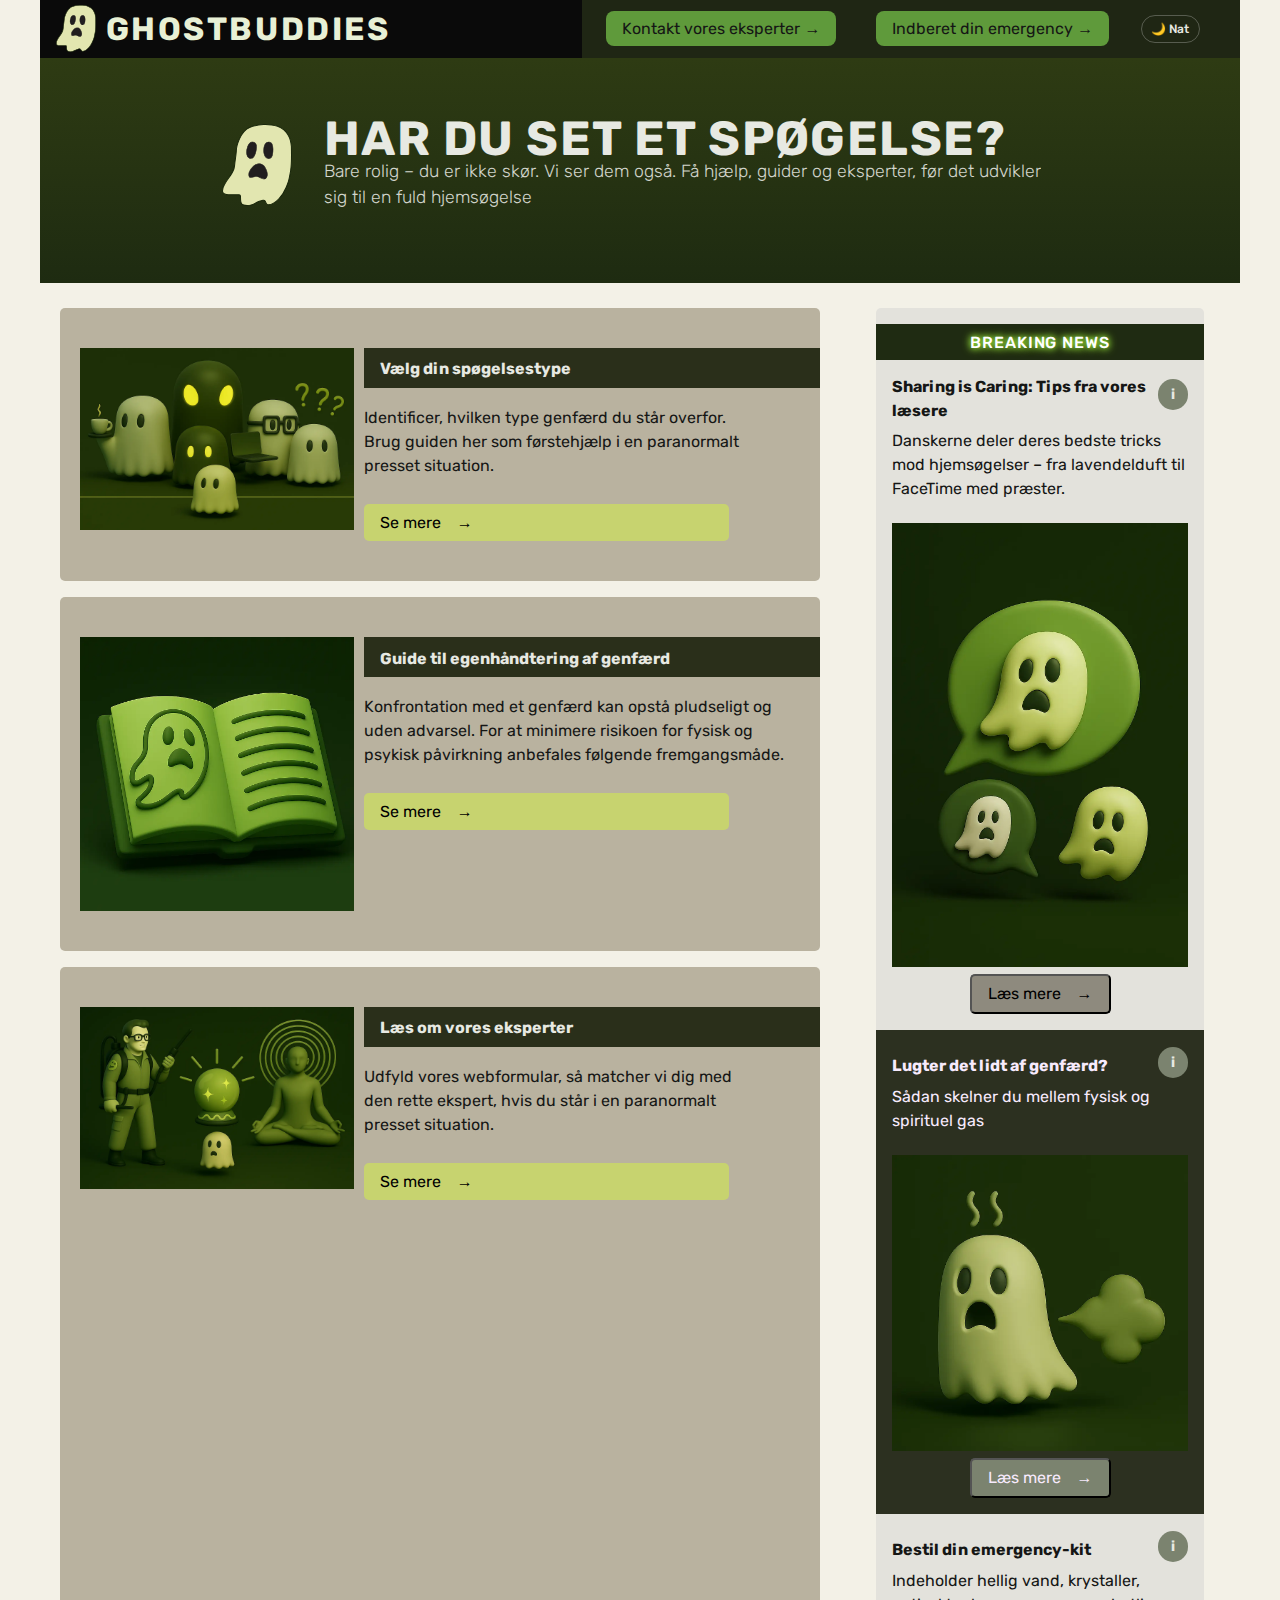
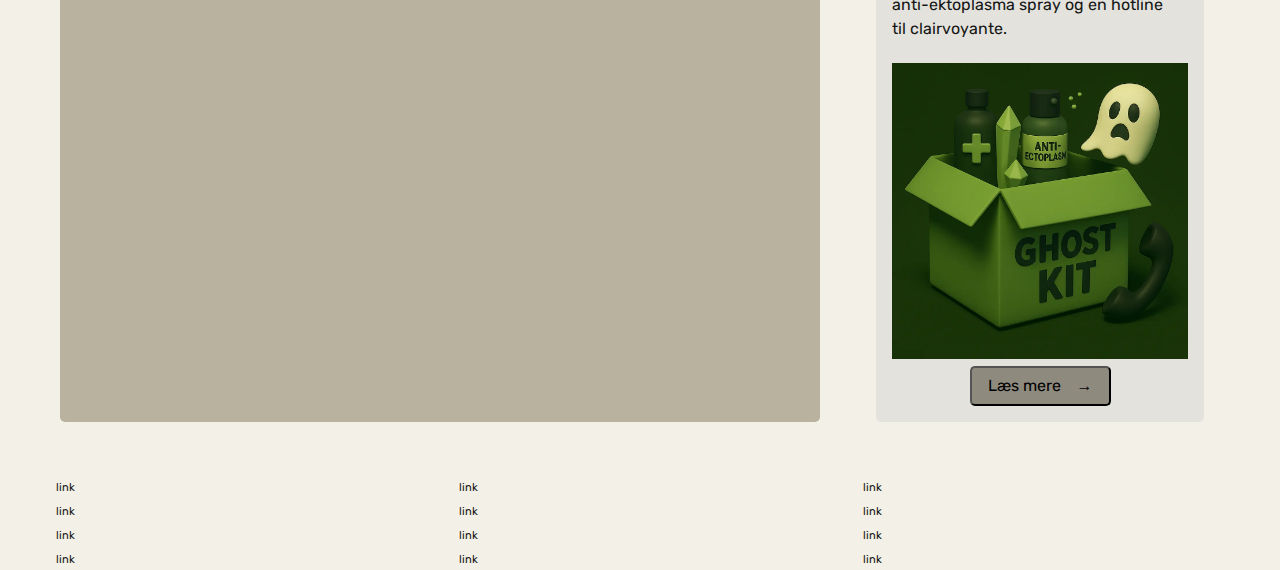
<file: index.html>
<!DOCTYPE html>
<html lang="en">

<head>
  <meta charset="UTF-8" />
  <meta http-equiv="X-UA-Compatible" content="IE=edge" />
  <meta name="viewport" content="width=device-width, initial-scale=1.0" />
  <link rel="stylesheet" href="css/reset.css" />
  <link rel="stylesheet" href="css/custom.css" />
  <link rel="stylesheet" href="css/fonts.css" />
  <link rel="stylesheet" href="css/general.css" />
  <link rel="stylesheet" href="css/layout.css" />
  <link rel="stylesheet" href="css/burger.css" />
  <link rel="stylesheet" href="css/cards.css" />
  <link rel="icon" type="image/png" href="img/fav.png" />
  <title>Emergency Site</title>
  <link rel="icon" type="image/svg+xml" href="img/favicon.svg">

</head>

<body id="frontpage">
  <header>
    <nav>
      <div id="logotype-wrapper" class="logo">
        <a href="index.html" class="logo-brand">
          <img src="img/ghostlogo2.svg" alt="Ghost Emergency logo" class="logo-icon" />
          <span class="logo-text">Ghostbuddies</span>
        </a>
      </div>
      <ul class="menu">
        <li><a class="menuItem" href="instruction.html"> Kontakt vores eksperter</a></li>
        <li><a class="menuItem" href="register.html">Indberet din emergency</a></li>
      </ul>

      <!-- DARK MODE TOGGLE -->
      <button id="theme-toggle" class="theme-toggle" type="button" aria-label="Skift farvetilstand">
        Nat
      </button>

      <button class="burger">
        <span class="line"></span>
        <span class="line"></span>
        <span class="line"></span>
      </button>
    </nav>
  </header>
  <section id="main-disclamer">
    <div id="main-disclamer-content">
      <img src="img/ghostlogo2.svg" alt="Ghostbusters DK ikon" class="hero-icon" />
      <div>
        <h1>HAR DU SET ET SPØGELSE?</h1>
        <p class="sub">
          Bare rolig – du er ikke skør. Vi ser dem også.
          Få hjælp, guider og eksperter, før det udvikler sig til en fuld hjemsøgelse
        </p>
      </div>
    </div>
  </section>

  <main>
    <section id="daily">
      <article class="daily_card">
        <img src="img/ghosttype.webp" alt="spøgelsestyper">
        <div class="daily_text">
          <h2> Vælg din spøgelsestype</h2>
          <p>
            Identificer, hvilken type genfærd du står overfor. Brug guiden her som
            førstehjælp i en paranormalt presset situation.
          </p>
          <a href="register.html" class="cta_btn">Se mere</a>
        </div>
      </article>
      <article class="daily_card">
        <img src="img/ghostguide.webp" alt="guide til egenhåndtering">
        <div class="daily_text">
          <h2>Guide til egenhåndtering af genfærd</h2>
          <p>
            Konfrontation med et genfærd kan opstå pludseligt og uden advarsel. For at minimere risikoen for fysisk og
            psykisk
            påvirkning anbefales følgende fremgangsmåde.
          </p>
          <a href="" class="cta_btn">Se mere</a>
        </div>
      </article>
      <article class="daily_card">
        <img src="img/vejleder.webp" alt="eksperter">
        <div class="daily_text">
          <h2> Læs om vores eksperter</h2>
          <p>
            Udfyld vores webformular, så matcher vi dig med den rette ekspert, hvis du står i
            en paranormalt presset situation.
          </p>
          <a class="cta_btn" href="instruction.html">Se mere</a>

        </div>
      </article>
    </section>

    <section id="breaking">
      <article class="news_card">
        <div class="news_card_header">
          <h3>Sharing is Caring: Tips fra vores læsere</h3>
          <button class="info-btn" type="button" data-popover="tips-popover" aria-label="Kort info om tips-artiklen">
            i
          </button>
        </div>

        <p>Danskerne deler deres bedste tricks mod hjemsøgelser – fra lavendelduft til FaceTime med præster.</p>
        <img src="img/ghosttips.webp" alt="ghost tips" />
        <button class="cta_btn open-dialog" data-dialog="dialog-tips">Læs mere</button>

        <!-- POPOVER -->
        <div id="tips-popover" class="popover" hidden>
          Hurtigt overblik: Læsernes bedste hverdags-tricks til at få ro i et hjem med
          mulig paranormal aktivitet.
        </div>
      </article>


      <article class="news_card">
        <div class="news_card_header">
          <h3>Lugter det lidt af genfærd?</h3>
          <button class="info-btn" type="button" data-popover="smelly-popover"
            aria-label="Kort info om Smelly Ghost artiklen">
            i
          </button>
        </div>

        <p>Sådan skelner du mellem fysisk og spirituel gas</p>
        <img src="img/prut.webp" alt="prut" />
        <button class="cta_btn open-dialog" data-dialog="dialog-smelly">Læs mere</button>

        <!-- POPOVER-BOBLE -->
        <div id="smelly-popover" class="popover" hidden>
          Hurtigt overblik: Få 5 tegn på, om lugten kommer fra dig –
          eller fra åndeverdenen.
        </div>
      </article>

      <article class="news_card">
        <div class="news_card_header">
          <h3>Bestil din emergency-kit</h3>
          <button class="info-btn" type="button" data-popover="kit-popover" aria-label="Kort info om emergency-kittet">
            i
          </button>
        </div>

        <p>Indeholder hellig vand, krystaller, anti-ektoplasma spray og en hotline til clairvoyante.</p>
        <img src="img/ghostkit.webp" alt="emergency-kit">
        <button class="cta_btn open-dialog" data-dialog="dialog-kit">Læs mere</button>

        <!-- POPOVER -->
        <div id="kit-popover" class="popover" hidden>
          Få et hurtigt førstehjælps-kit mod hjemsøgelser – til lejlighed, villa
          eller slot.
        </div>
      </article>
    </section>

  </main>

  <footer>
    <nav class="some">
      <ul>
        <li><a href="">link</a></li>
        <li><a href="">link</a></li>
        <li><a href="">link</a></li>
        <li><a href="">link</a></li>
      </ul>
    </nav>
    <nav class="another">
      <ul>
        <li><a href="">link</a></li>
        <li><a href="">link</a></li>
        <li><a href="">link</a></li>
        <li><a href="">link</a></li>
      </ul>
    </nav>
    <nav class="yetanother">
      <ul>
        <li><a href="">link</a></li>
        <li><a href="">link</a></li>
        <li><a href="">link</a></li>
        <li><a href="">link</a></li>
      </ul>
    </nav>
  </footer>
  <!-- 1: TIPS-ARTIKEL -->
  <dialog id="dialog-tips" class="news-dialog">
    <article class="news-dialog__content">
      <header class="news-dialog__header">
        <h2>Sharing is Caring: Tips fra vores læsere</h2>
      </header>

      <div class="news-dialog__body">
        <p>
          Danskerne deler i stigende grad deres egne erfaringer med at håndtere hjemsøgelser i hverdagen. Meldingerne
          spænder fra
          praktiske eksperimenter til mere kreative tilgange, og fællesnævneren er ønsket om at skabe ro i hjemmet, selv
          når den
          paranormale aktivitet føles overvældende. Nedenfor præsenteres et udvalg af læsernes bedste råd samt en faglig
          vurdering
          fra en ekspert.
        </p>

        <img src="img/ghosttips.webp" alt="Danskere deler tips mod hjemsøgelser" class="news-dialog__image" />

        <details class="accordion-inline">
          <summary>“Månedens bedste tip: Jeg satte Dua Lipa på, og så forsvandt han”</summary>
          <p>
            En læser fra Frederiksberg beretter, at et vedvarende genfærd i soveværelset forsvandt i det øjeblik,
            der blev afspillet popmusik på fuld volumen. Ifølge læseren reagerede entiteten tydeligt på rytmerne,
            hvorefter rummet faldt til ro.
          </p>
          <p>
            Flere læsere har siden rapporteret lignende oplevelser, hvor musik af specifikke kunstnere tilsyneladende
            skaber uro blandt genfærd og får dem til at trække sig tilbage.
          </p>
        </details>


        <h3>“En læser sværger til eddike og rosévin”</h3>
        <p>
          En anden læser fra Aarhus beskriver en metode, der kombinerer husmortricks med spontane løsninger. En skål
          eddike i
          vindueskarmen skabte efter sigende markant mindre aktivitet i hjemmet, og et glas rosévin hjalp med at
          berolige nerverne
          i situationer med uforklarlige lyde. Læseren understreger, at ritualet ikke nødvendigvis jager ånder væk, men
          bidrager
          til en følelse af kontrol, hvilket mange oplever som afgørende i paranormale hændelser.
        </p>

        <h3>“Ekspert: Det handler om at tage kontrollen tilbage fra ånderne”</h3>
        <p>Ifølge en spirituel rådgiver, der arbejder professionelt med energiarbejde og renselser, er den vigtigste
          faktor i
          håndteringen af hjemsøgelser borgerens egen mentale tilstedeværelse. Eksperten forklarer, at genfærd ofte
          reagerer på
          usikkerhed eller mangel på struktur i rummet. Klar belysning, faste rutiner og tydelige grænser i hjemmet kan
          derfor
          reducere aktiviteten. Rådgiveren anbefaler en kombination af praktiske foranstaltninger og personlig grounding
          for at
          genetablere tryghed og stabilitet i boligen.</p>
      </div>

      <form method="dialog" class="news-dialog__footer">
        <button class="cta_btn dialog-cta close-dialog">Luk</button>
      </form>
    </article>
  </dialog>

  <!-- 2: SMELLY GHOST -->
  <dialog id="dialog-smelly" class="news-dialog">
    <article class="news-dialog__content">
      <header class="news-dialog__header">
        <h2>Lugter det lidt af genfærd?</h2>
      </header>

      <div class="news-dialog__body">
        <img src="img/prut.webp" alt="Illustration af smelly ghost" class="news-dialog__image" />
        <h3>Sådan skelner du mellem fysisk og spirituel gas</h3>
        <p>
          Hvordan ved du, om det er dig selv, der burde sige undskyld – eller om skylden ligger i den åndelige verden?
          Eksperter
          giver her de mest almindelige indikatorer:
        </p>
        <ol>
          <li>Lugten kommer ud af det blå
            Hvis du står i et helt almindeligt rum, uden mennesker, dyr eller chili con carne i nærheden – men alligevel
            får en hilsen fra tågeslottet, kan det være et åndeligt pust.
          </li>
          <li>Det følger dig mellem rum
            Fysisk gas bliver som regel i ét område. Spirituel gas “svæver” med dig, og kan pludselig dukke op i
            køkkenet, soveværelset eller badeværelset (hvilket er ekstra forvirrende).
          </li>
          <li>Temperaturen falder samtidig
            Spirituel prut ledsages ofte af et lille kuldesus. Hvis du både bliver kold og fornærmet – så er det nok
            ikke dig.
          </li>
          <li>Du hører små fnis (ikke alle gør)
            Spirituelle drillesyge ånder udsender somme tider svage lydspor. Hvis du fornemmer en fjern latter, er sagen
            klar.
          </li>
          <li>Ingen i hjemmet vil indrømme noget
            Klassisk tegn.
          </li>
        </ol>

        <details class="accordion-inline">
          <summary>Læserbrev: “Min ghost slipper kun vind, når jeg tænder stearinlys”</summary>
          <p>
            En læser, der ønsker at være anonym, skriver:
            “Jeg troede først, det var min kæreste. Men hver eneste gang jeg tænder et
            stearinlys – PUF – så kommer der en lugt, som ikke kan forklares med nogen
            levende krop. Som om nogen i den anden ende prøver at puste lyset ud. Jeg ved
            ikke, om han er sur på mig, eller om han bare har humoristisk sans. Hjælp.”
          </p>
          <p>
            Ifølge eksperter er kombinationen af ild og åndehumor en klassiker: “Det kan
            være, at ånden bruger lejligheden til at manifestere sig mere tydeligt,” siger
            clairvoyant Holm. “Eller også prøver den bare at lave stemning. Nogle ånder er
            mere gasagtige end andre.”
          </p>
        </details>


        <h3>Konklusion: Lugt ikke væk fra problemet</h3>
        <p>
          Uforklarlige lugte kan være pinlige – især hvis du bor sammen med mennesker, du gerne vil fremstå værdig
          overfor. Men
          før du beskylder nogen i hjemmet, så overvej: Måske skal du tage en snak med dit lokale medium… eller med
          onkel Bent på
          den anden side.

          For når det kommer til ånder og aromaer, er én ting sikkert:
        </p>
        <p>
          Der findes mere mellem himmel og jord – og noget af det lugter.
        </p>
      </div>

      <form method="dialog" class="news-dialog__footer">
        <button class="cta_btn dialog-cta close-dialog">Luk</button>
      </form>
    </article>
  </dialog>

  <!-- 3: EMERGENCY-KIT -->
  <dialog id="dialog-kit" class="news-dialog">
    <article class="news-dialog__content">
      <header class="news-dialog__header">
        <h2>NYHED! Bestil dit Emergency-Kit!</h2>
      </header>

      <div class="news-dialog__body">
        <p>Nu kan danskere endelig ånde lettet op… eller i hvert fald prøve. For med lanceringen af det nye Emergency
          Ghost-Kit får
          alle muligheden for at sikre sig mod paranormale overraskelser – uanset om man bor i en etværelses, en stor
          familievilla
          eller et gods med potentiale for 400 års indestængt spøgelsestrafik.</p>
        <img src="img/ghostkit.webp" alt="Emergency ghost kit" class="news-dialog__image" />
        <details class="accordion-inline">
          <summary>Pakken fås i tre størrelser – lille hjem, villa eller slot</summary>
          <p>De tre versioner:</p>
          <ul>
            <li>
              <strong>Mini-Kit (til lejligheder):</strong>
              indeholder helligt vand i rejsestørrelse, én energikrystal og en pocket-udgave
              af “Skæld ud på dit spøgelse – med succes!”
            </li>

            <li>
              <strong>Villa-Kit:</strong>
              dobbelt så meget helligt vand, en pakke anti-ektoplasma spray og et mini-medium-kort,
              du kan vifte med, hvis du føler dig iagttaget.
            </li>

            <li>
              <strong>Slot-Kit:</strong>
              den ultimative pakke, udstyret med store krystaller, professionel renselses-spray,
              en røgelsespistol, samt eksklusiv adgang til en clairvoyant hotline, hvor en ægte ekspert
              kan guide dig gennem selv de mest komplicerede åndelige husregler.
            </li>
          </ul>
        </details>

        <p>
          Ifølge producenten er hvert kit “testet på hjem, hvor spøgelserne stadig ikke vil indrømme, at de bor der.”
        </p>

        <h3>Leveres inden for 24 timer – med sikker afstand til ånder</h3>
        <p>
          For at sikre en tryggere oplevelse – både for kunder og bud – bliver alle kits leveret med en garanteret
          paranormal
          sikkerhedszone. Det betyder, at buddet ringer på fra tre meters afstand, mens pakken skubbes hen til døren på
          en lille
          specialdesignet anti-ånd-slæde.

          Hvis man bor i et ekstra hjemsøgt område, tilbyder firmaet endda en “zero-contact delivery”, hvor pakken
          sænkes ned fra
          en drone for at undgå eventuelle flyvende spøgelser, der kunne finde på at blande sig.

          Leveringstiden er 24 timer, men ifølge virksomheden er der hasteservice, hvis du “føler dig i akut åndelig
          fare eller
          har opdaget en kold plet i hjørnet af dit soveværelse kl. 02:17.”
        </p>
        <p>
          Kittet er ikke en garanti for fuld renselse – men det giver dig et
          struktureret første skridt, mens du afventer professionel hjælp.
        </p>
        <h3>Så… er du forberedt?</h3>
        <p>Uanset om du kæmper med mærkelige lyde, uforklarlige skygger eller en afdød onkel med humor, lover
          Emergency-Kittet at
          give dig ro i sindet – eller i det mindste illusionen af det.

          Bestillingen er åben. Ånderne… er advaret.</p>
      </div>

      <form method="dialog" class="news-dialog__footer">
        <button class="cta_btn dialog-cta close-dialog">Luk</button>
      </form>
    </article>
  </dialog>


  <script src="js/burger.js"></script>
  <script src="js/main.js"></script>
</body>

</html>
</file>
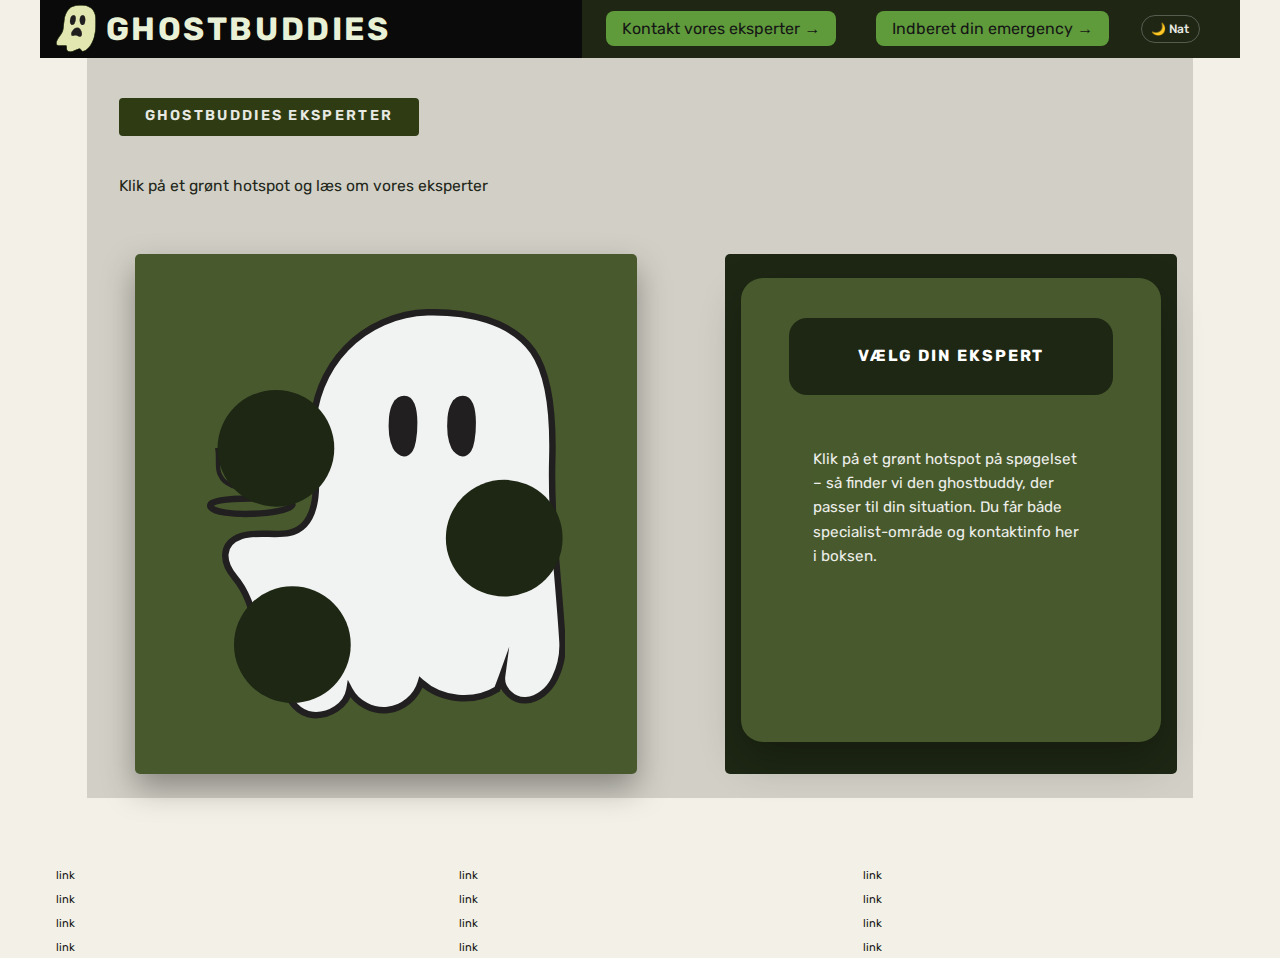
<file: instruction.html>
<!DOCTYPE html>
<html lang="en">

<head>
  <meta charset="UTF-8" />
  <meta http-equiv="X-UA-Compatible" content="IE=edge" />
  <meta name="viewport" content="width=device-width, initial-scale=1.0" />
  <link rel="stylesheet" href="css/reset.css" />
  <link rel="stylesheet" href="css/custom.css" />
  <link rel="stylesheet" href="css/fonts.css" />
  <link rel="stylesheet" href="css/general.css" />
  <link rel="stylesheet" href="css/layout.css" />
  <link rel="stylesheet" href="css/burger.css" />
  <link rel="stylesheet" href="css/cards.css" />
  <link rel="stylesheet" href="css/infographic.css" />
  <link rel="icon" type="image/png" href="img/fav.png" />
  <title>Emergency Site</title>
  <link rel="icon" type="image/svg+xml" href="img/favicon.svg">

</head>

<body id="instruction">
  <header>
    <nav>
      <div id="logotype-wrapper" class="logo">
        <a href="index.html" class="logo-brand">
          <img src="img/ghostlogo2.svg" alt="Ghost Emergency logo" class="logo-icon" />
          <span class="logo-text">Ghostbuddies</span>
        </a>
      </div>
      <ul class="menu">
        <li><a class="menuItem" href="instruction.html"> Kontakt vores eksperter</a></li>
        <li><a class="menuItem" href="register.html">Indberet din emergency</a></li>
      </ul>

      <!-- DARK MODE TOGGLE -->
      <button id="theme-toggle" class="theme-toggle" type="button" aria-label="Skift farvetilstand">
        Nat
      </button>

      <button class="burger">
        <span class="line"></span>
        <span class="line"></span>
        <span class="line"></span>
      </button>
    </nav>
  </header>

  <main>
    <h1>GHOSTBUDDIES EKSPERTER</h1>
    <p>Klik på et grønt hotspot og læs om vores eksperter</p>
    <section class="info-graphic">
      <?xml version="1.0" encoding="UTF-8"?>
      <svg xmlns="http://www.w3.org/2000/svg" width="165.914" height="189.276" viewBox="0 0 165.914 189.276">
        <g id="Layer_1" data-name="Layer 1">
          <path
            d="M48.984,56.534c-.122-14.132,5.479-28.238,15.289-38.411S87.99,1.837,102.119,1.526c17.632-.388,38.42,3.535,48.579,17.952,8.838,12.543,9.354,34.368,8.958,49.707-.756,29.301,2.916,55.064,4.7,84.414.358,5.882-.949,11.905-3.516,17.21s-7.585,9.81-13.47,10.113-11.725-5.226-10.952-11.068c-.671,1.872-1.565,4.08-2.237,5.952-10.792,6.614-25.873,5.216-35.265-3.27-1.948,6.827-8.303,12.166-15.363,12.909s-14.387-3.159-17.712-9.431c-1.274,7.425-9.408,12.36-16.914,11.703s-10.677-7.221-14.501-13.712c-3.761-6.384-6.487-11.961-9.184-19.517-3.607-10.103-4.758-21.43-12.451-30.433-5.796-6.782-6.737-15.647,3.101-19.07,6.686-2.326,15.8-.016,22.237-1.469,18.108-4.085,10.959-34.849,10.855-46.983Z"
            style="fill: #f1f2f2; stroke: #221f20; stroke-miterlimit: 10; stroke-width: 3px;" />
          <path d="M39.384,90.657c2.231-3.686-41.506-4.87-37.642.943,3.213,4.834,34.779,3.787,37.642-.943Z"
            style="fill: none; stroke: #221f20; stroke-miterlimit: 10; stroke-width: 3px;" />
          <path
            d="M29.049,65.574c.603.088,1.205.183,1.805.283,1.222.205,2.466.444,3.539,1.062s1.962,1.691,2.037,2.927c.091,1.492-1.027,2.846-2.372,3.5s-5.285.547-6.777.637l1.766-8.409Z"
            style="fill: none; stroke: #221f20; stroke-miterlimit: 10; stroke-width: 2px;" />
          <path
            d="M28.78,65.541c-1.048,2.638-2.088,12.504-4.193,14.408-2.544,2.302-9.744,3.37-12.847,1.906s-4.518-2.342-5.926-5.47-.335-7.795-.967-11.167c8.189-1.073,15.485-1.155,23.656.042l.277.28Z"
            style="fill: none; stroke: #221f20; stroke-miterlimit: 10; stroke-width: 2px;" />
          <path
            d="M86.44,43.678c-1.086,1.86-1.599,4.159-1.803,6.448-.429,4.834-.291,9.87,1.756,14.005.889,1.797,2.971,3.543,4.66,3.592,1.251.036,2.885-1.034,3.613-2.307s1.181-2.929,1.449-4.458c.823-4.694,1.153-12.384-.615-16.93-1.827-4.7-6.688-4.411-9.06-.349Z"
            style="fill: #221f20; stroke: #221f20; stroke-miterlimit: 10;" />
          <path
            d="M113.508,43.678c-1.086,1.86-1.599,4.159-1.803,6.448-.429,4.834-.291,9.87,1.756,14.005.889,1.797,2.971,3.543,4.66,3.592,1.251.036,2.885-1.034,3.613-2.307s1.181-2.929,1.449-4.458c.823-4.694,1.153-12.384-.615-16.93-1.827-4.7-6.688-4.411-9.06-.349Z"
            style="fill: #221f20; stroke: #221f20; stroke-miterlimit: 10;" />
          <path
            d="M10.128,60.832s-1.324-.709-1.088-1.987,2.601-.426,2.034-2.365-2.327-1.514-2.062-3.737,2.15-2.223,2.15-2.223c0,0,1.52-.047-.088,1.514-1.867,1.812.568,2.649.899,3.122s.804,1.703.52,2.318-1.846,1.277-1.703,1.75,1.372,1.608,1.372,1.608h-2.034Z"
            style="fill: #221f20;" />
          <path
            d="M19.986,60.832s-1.324-.709-1.088-1.987,2.601-.426,2.034-2.365-2.327-1.514-2.062-3.737,2.15-2.223,2.15-2.223c0,0,1.52-.047-.088,1.514-1.867,1.812.568,2.649.899,3.122s.804,1.703.52,2.318-1.846,1.277-1.703,1.75,1.372,1.608,1.372,1.608h-2.034Z"
            style="fill: #221f20;" />
          <path
            d="M15.057,60.354s-1.324-.709-1.088-1.987,2.601-.426,2.034-2.365-2.327-1.514-2.062-3.737,2.15-2.223,2.15-2.223c0,0,1.52-.047-.088,1.514-1.867,1.812.568,2.649.899,3.122s.804,1.703.52,2.318-1.846,1.277-1.703,1.75,1.372,1.608,1.372,1.608h-2.034Z"
            style="fill: #221f20;" />
        </g>
        <g id="hotspot">
          <circle id="hotspotbund" cx="39.467" cy="155.201" r="26.99" style="fill: #1e2714;" />
          <circle id="hotspotmidt" cx="31.86" cy="64.389" r="26.99" style="fill: #1e2714;" />
          <circle id="hotspottop" cx="137.424" cy="105.946" r="26.99" style="fill: #1e2714;" />
        </g>
      </svg>
    </section>
    <section class="info-text">
      <div class="info-text-inner">
        <h2>Vælg din ekspert</h2>
        <article>
          <p class="placeholder">
            Klik på et grønt hotspot på spøgelset – så finder vi den ghostbuddy,
            der passer til din situation. Du får både specialist-område og
            kontaktinfo her i boksen.
          </p>
        </article>
        <!-- tomme tilstand – bliver udfyldt af din JS -->
        <aside id="efficiency" class="info-box"></aside>
        <aside id="requirement" class="info-box"></aside>
      </div>
    </section>


  </main>

  <footer>
    <nav class="some">
      <ul>
        <li><a href="">link</a></li>
        <li><a href="">link</a></li>
        <li><a href="">link</a></li>
        <li><a href="">link</a></li>
      </ul>
    </nav>
    <nav class="another">
      <ul>
        <li><a href="">link</a></li>
        <li><a href="">link</a></li>
        <li><a href="">link</a></li>
        <li><a href="">link</a></li>
      </ul>
    </nav>
    <nav class="yetanother">
      <ul>
        <li><a href="">link</a></li>
        <li><a href="">link</a></li>
        <li><a href="">link</a></li>
        <li><a href="">link</a></li>
      </ul>
    </nav>
  </footer>
  <script src="js/main.js"></script>
</body>

</html>
</file>
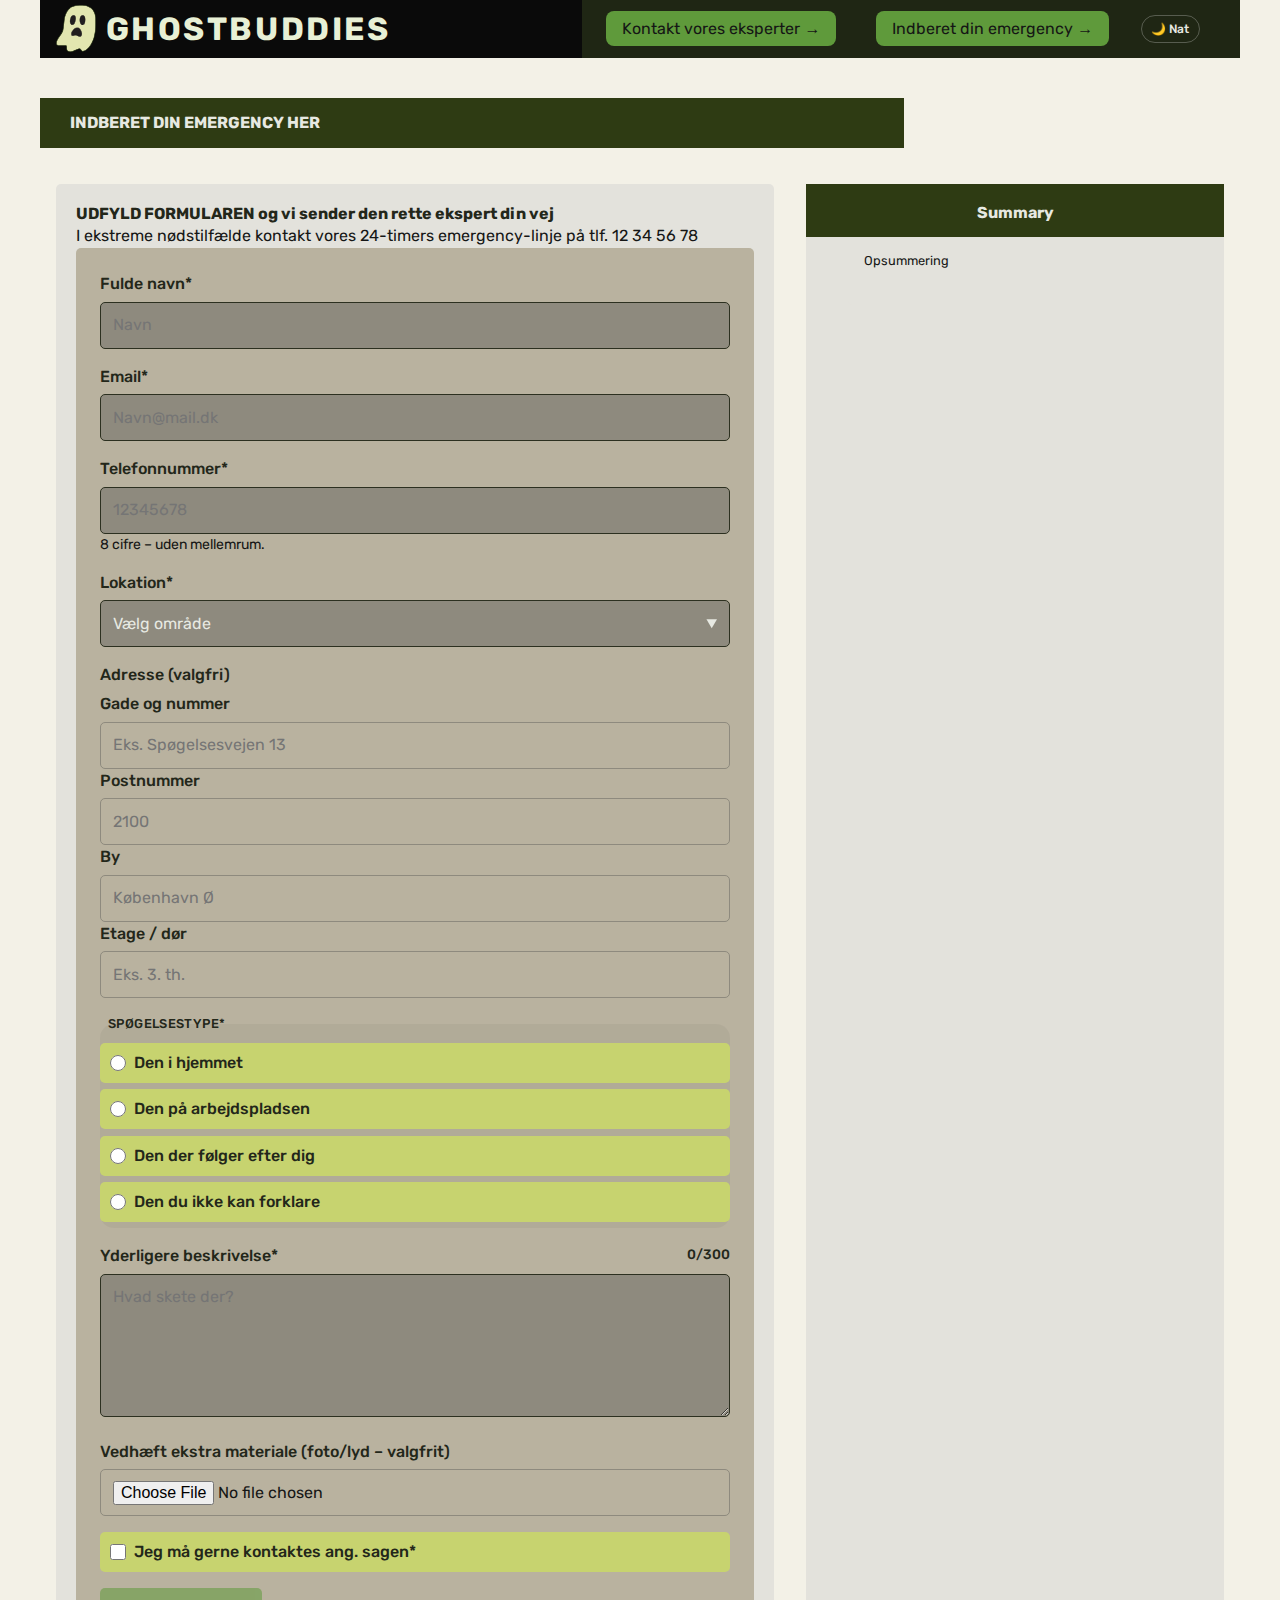
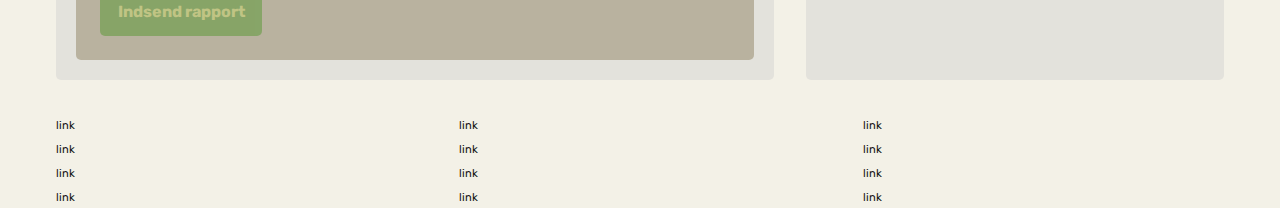
<file: register.html>
<!DOCTYPE html>
<html lang="en">

<head>
  <meta charset="UTF-8" />
  <meta http-equiv="X-UA-Compatible" content="IE=edge" />
  <meta name="viewport" content="width=device-width, initial-scale=1.0" />
  <link rel="stylesheet" href="css/reset.css" />
  <link rel="stylesheet" href="css/custom.css" />
  <link rel="stylesheet" href="css/fonts.css" />
  <link rel="stylesheet" href="css/general.css" />
  <link rel="stylesheet" href="css/layout.css" />
  <link rel="stylesheet" href="css/burger.css" />
  <link rel="stylesheet" href="css/cards.css" />
  <link rel="stylesheet" href="css/forms.css" />
  <link rel="icon" type="image/png" href="img/fav.png" />
  <title>Emergency Site</title>
  <link rel="icon" type="image/svg+xml" href="img/favicon.svg">

</head>

<body id="register">
  <header>
    <nav>
      <div id="logotype-wrapper" class="logo">
        <a href="index.html" class="logo-brand">
          <img src="img/ghostlogo2.svg" alt="Ghost Emergency logo" class="logo-icon" />
          <span class="logo-text">Ghostbuddies</span>
        </a>
      </div>
      <ul class="menu">
        <li><a class="menuItem" href="instruction.html"> Kontakt vores eksperter</a></li>
        <li><a class="menuItem" href="register.html">Indberet din emergency</a></li>
      </ul>

      <!-- DARK MODE TOGGLE -->
      <button id="theme-toggle" class="theme-toggle" type="button" aria-label="Skift farvetilstand">
        Nat
      </button>

      <button class="burger">
        <span class="line"></span>
        <span class="line"></span>
        <span class="line"></span>
      </button>
    </nav>
  </header>

  <main>
    <h1>INDBERET DIN EMERGENCY HER</h1>
    <section id="form-section">
      <article id="form-info">
        <h2>UDFYLD FORMULAREN og vi sender den rette ekspert din vej</h2>
        <p>I ekstreme nødstilfælde kontakt vores 24-timers emergency-linje på tlf.
          12 34 56 78</p>
      </article>
      <form id="webform"></form>
    </section>
    <section id="form-summary">
      <h2>Summary</h2>
      <article>
        <p class="placeholder">Opsummering</p>
      </article>
    </section>
  </main>
  <footer>
    <nav class="some">
      <ul>
        <li><a href="">link</a></li>
        <li><a href="">link</a></li>
        <li><a href="">link</a></li>
        <li><a href="">link</a></li>
      </ul>
    </nav>
    <nav class="another">
      <ul>
        <li><a href="">link</a></li>
        <li><a href="">link</a></li>
        <li><a href="">link</a></li>
        <li><a href="">link</a></li>
      </ul>
    </nav>
    <nav class="yetanother">
      <ul>
        <li><a href="">link</a></li>
        <li><a href="">link</a></li>
        <li><a href="">link</a></li>
        <li><a href="">link</a></li>
      </ul>
    </nav>
  </footer>
  <script src="js/burger.js"></script>
  <script src="js/main.js"></script>
</body>

</html>
</file>
<file: css/custom.css>
:root {
  /* Colours */
  --color-bg: #f3f1e7; /* page background */

  /* Header */
  --color-head-bg: #2e3b13;

  /* Logotype */
  --color-logotype-bg: #0a0a0a;
  --color-text-logotype: #e8f0d5;
  --font-logotype-size: 2rem;

  /* Global menu */
  --color-menu-bg: #1f2614;
  /* Links */
  --color-link-bg: #5f9a3b;
  --color-link-hover: #c7d36f; /* used */
  --color-link-active: #c7d36f; /* used */
  --border-radius-links: 8px;

  /* Headlines og rubrik */
  --font-h1-size: 1rem;
  --font-sub1-size: 1rem;
  --font-h2-size: 1rem;
  --font-h3-size: 1rem;
  --color-headline-bg: #2a2f1a;
  --color-headline-text-page: #23271a;

  /* Tekst */
  --color-text: #151615;
  --color-text-inverted: #e7e9e2;

  /*  Marginer */
  --margin-head-bottom: 5px;

  /* Borders */
  --border-radius: 5px;

  /* Cards */
  --color-card-bg: #b9b29f;
  --color-cta-card-bg: #c7d36f;
  /* news-cards */
  --color-news-bg: #e3e2dc;
  --color-news-bg-inverted: #2c3020;
  --color-cta-newscard-bg: #8e8a7e;
  --color-cta-newscard-bg-inverted: #7b836f;

  /* Fonts */
  --font-family-sans: "Rubik", ui-sans-serif;
  --font-weight-light: 300;
  --font-weight-regular: 400;
  --font-weight-medium: 500;
  --font-weight-bold: 700;

  /* Text sizes */
  --logotype-size: 1rem;
  --headline1-size: 2rem;
  --headline2-size: 1rem;
  --headline3-size: 1rem;
  --bodytext-size: 1rem;
  --cta-text-size: 1rem;
  --followup-text-size: 1rem;
  --form-submit-size: 1rem;

  /* Infographics */
  --color-info-bg: #676161;
  --color-infobox-1-bg: #cfcec6;
  --color-infobox-2-bg: #969995;

  /* Form specific */
  --form-background-color: var(--color-card-bg);
  --info-background-color: var(--color-news-bg);
  --headline-bg-color-inverted: var(--color-head-bg);
  --headline-color-inverted: var(--color-text-inverted);
}

/* =========================== BREAKING NEWS MODALER INDEX =========================== */

.news-dialog {
  border: 1px solid var(--color-news-bg-inverted);
  padding: 0;
  max-width: 720px;
  width: min(92vw, 720px);
  max-height: 90vh;
  border-radius: 26px;
  background: var(--color-news-bg);
  color: var(--color-text);
  box-shadow: 0 20px 60px rgba(0, 0, 0, 0.55);

  /* placering */
  position: fixed;
  inset: 50% auto auto 50%;
  transform: translate(-50%, -50%);

  /* hele kortet kan scrolle på små skærme */
  overflow-y: auto;
}

/* Header-bar øverst */
.news-dialog__header {
  background: var(--color-head-bg);
  color: #fff;
  padding: 1.1rem 2rem;
  font-weight: 700;
  letter-spacing: 0.03em;
}

.news-dialog__header h2 {
  margin: 0;
  font-size: 1.4rem;
}

/* Billede øverst */
.news-dialog__image {
  width: 100%;
  height: 680px; /* styrer præcis hvor høj billedet er */
  object-fit: cover; /* beskærer top + bund */
  object-position: center; /* centrer beskæringen */
  display: block;
  margin-bottom: 1rem;
  border-bottom: 1px solid var(--color-news-bg-inverted); /* optional nice detail */
}

/* Tekst-område */
.news-dialog__body {
  padding: 1.8rem 2rem 2.4rem;
  line-height: 1.65; /* mere luft mellem linjerne */
  font-size: 1rem;
}

.news-dialog__body p {
  margin-bottom: 1.1rem; /* luft mellem afsnit */
}

.news-dialog__body p + p {
  margin-top: 0.5rem; /* undgå dobbelt mellemrum */
}

.news-dialog__body ol {
  margin: 1rem 0 1rem 1.4rem;
}

.news-dialog__body li {
  margin-bottom: 0.6rem; /* luft mellem bullet points */
}

/* Gør læserbrev-overskrifter tydigere */
.news-dialog__body strong {
  display: block;
  margin-top: 1.2rem;
  margin-bottom: 0.5rem;
  font-size: 1.05rem;
}

/* Footer med knap */
.news-dialog__footer {
  padding: 0.8rem 2rem 1.5rem;
  display: flex;
  justify-content: flex-end;
}

/* Brug din eksisterende .cta_btn – vi justerer bare formen lidt */
.dialog-cta {
  border-radius: 999px;
  padding: 0.6rem 1.8rem;
}

/* Backdrop – mørk & blurry */
.news-dialog::backdrop {
  background: rgba(0, 0, 0, 0.25);
  backdrop-filter: blur(7px);
}

/* Lille pop-animation */
.news-dialog[open] {
  animation: news-popup 0.23s ease-out;
}

@keyframes news-popup {
  from {
    opacity: 0;
    transform: translate(-50%, -54%) scale(0.96);
  }
  to {
    opacity: 1;
    transform: translate(-50%, -50%) scale(1);
  }
}

@media (max-width: 600px) {
  .news-dialog {
    width: 94vw;
  }

  .news-dialog__header,
  .news-dialog__body,
  .news-dialog__footer {
    padding-inline: 1.25rem;
  }
}

/* Nummereret liste i artiklerne */
.news-dialog__body ol {
  margin: 1rem 0 1.5rem 1.5rem; /* lidt indryk og luft */
  padding-left: 1.2rem;
  list-style: decimal; /* kun tal, ingen prikker */
}

.news-dialog__body ol li {
  margin-bottom: 0.7rem; /* luft mellem punkterne */
  line-height: 1.6;
  font-variant-numeric: tabular-nums; /* gør tallene lige under hinanden */
}

/************************************ === POPOVER PÅ SMELLY GHOST === **************************************/

.news_card_header {
  display: flex;
  align-items: center;
  gap: 0.5rem;
}

.news_card_header h3 {
  flex: 1;
}

/* Lille rund info-knap */
.info-btn {
  border: none;
  border-radius: 999px;
  width: 1.9rem;
  height: 1.9rem;
  display: inline-flex;
  align-items: center;
  justify-content: center;
  font-weight: 700;
  font-size: 0.9rem;
  background: var(--color-cta-newscard-bg-inverted);
  color: var(--color-text-inverted);
  cursor: pointer;
}

/************************* Selve popover-boblen **********************/
/* Sørg for at popover kan placeres i forhold til kortet */
.news_card {
  position: relative; /* ← NY linje */
  background-color: var(--color-news-bg);
  display: grid;
  grid-template-rows: repeat(min-content);
  gap: 0.4rem;
  padding: 1rem 0;
  height: minmax(300px, min-content);
}

/* Lille rund info-knap – den er fin som du har den */
.info-btn {
  border: none;
  border-radius: 999px;
  width: 1.9rem;
  height: 1.9rem;
  display: inline-flex;
  align-items: center;
  justify-content: center;
  font-weight: 700;
  font-size: 0.9rem;
  background: var(--color-cta-newscard-bg-inverted);
  color: var(--color-text-inverted);
  cursor: pointer;
}

/* Popover-boblen – nu placeret inde i kortet */
.popover {
  position: absolute;
  right: 1rem;
  top: 3.2rem; /* ca. lige under headeren */
  z-index: 10;

  background: #f4f0e4;
  color: #111;
  padding: 0.75rem 1rem;
  border-radius: 12px;
  max-width: 260px;
  line-height: 1.5;
  font-size: 0.85rem;

  box-shadow: 0 10px 28px rgba(0, 0, 0, 0.35);
  border: 1px solid rgba(0, 0, 0, 0.08);

  display: none; /* skjult som udgangspunkt */
}

.popover.is-visible {
  display: block; /* vises når JS tilføjer klassen */
}

.popover::after {
  content: "";
  position: absolute;
  top: -7px;
  right: 18px; /* lille pil ind mod knappen */
  border-width: 0 7px 7px 7px;
  border-style: solid;
  border-color: transparent transparent #f4f0e4 transparent;
}

/* === INLINE ACCORDION I DIALOG === */

.accordion-inline {
  margin-top: 1.5rem;
  margin-bottom: 1.5rem; /* NY – luft ned til konklusionen */
  padding: 0.9rem 1rem;
  border-radius: 12px;
  background: var(--color-news-bg);
  border: 1px solid var(--color-news-bg-inverted);
}

.accordion-inline summary {
  cursor: pointer;
  list-style: none;
  font-weight: 600;
  position: relative;
}

/* fjern standard trekant */
.accordion-inline summary::-webkit-details-marker {
  display: none;
}

/* plus/minus ikon */
.accordion-inline summary::after {
  content: "+";
  position: absolute;
  right: 0;
  top: 0;
  font-weight: 700;
}

.accordion-inline[open] summary::after {
  content: "–";
}

.accordion-inline p {
  margin-top: 0.7rem;
  line-height: 1.5;
  font-size: 0.95rem;
}

.news_card:first-child:before {
  background-color: #1f2b12 !important;
  color: #ffffff !important;
  font-weight: 700;
  letter-spacing: 0.06em;
  text-shadow: 0 0 6px #a7ff3f, 0 0 10px #a7ff3f;
}

/* =============== INSTRUCTION PAGE LAYOUT =============== */

body#instruction main {
  max-width: 1400px;
  margin: 0 auto 4rem;
  padding: 0 1.5rem;
}

/* GRID på desktop */
@media (min-width: 900px) {
  body#instruction main {
    display: grid;
    grid-template-columns: minmax(0, 1.3fr) minmax(0, 1.1fr);
    grid-template-areas:
      "title title"
      "subtitle subtitle"
      "ghost info";
    column-gap: 3.5rem;
    row-gap: 1.5rem;
  }

  body#instruction main > h1 {
    grid-area: title;
  }

  body#instruction main > p {
    grid-area: subtitle;
  }

  body#instruction .info-graphic {
    grid-area: ghost;
  }

  body#instruction .info-text {
    grid-area: info;
  }
}

/* Mobil: normal flow */
@media (max-width: 899px) {
  body#instruction .info-graphic,
  body#instruction .info-text {
    margin-top: 1.5rem;
  }
}

/************** Titel og intro-tekst *****************/

/* OBS: overskriften bliver senere overskrevet af “TOP PÅ INSTRUCTION”-blokken –
   den her del må gerne stå, men farverne styres nederst */
body#instruction main > h1 {
  background: #2e522d;
  color: #f5f3ea;
  display: inline-flex;
  padding: 0.7rem 1.6rem;
  border-radius: 999px;
  text-transform: uppercase;
  letter-spacing: 0.16em;
  font-size: 0.85rem;
  align-items: center;
  justify-content: center;
  margin-top: 2.5rem;
}

body#instruction main > p {
  margin-top: 0.9rem;
  font-size: 1rem;
  max-width: 36rem;
}

/************** Ghost-illustration + hotspots *****************/

/* gør ghost-boksen olivengrøn i stedet for grålilla */
body#instruction .info-graphic {
  background: #485a2d; /* oliven-grøn som kortene på forsiden */
  padding: 2.5rem;
  display: flex;
  align-items: center;
  justify-content: center;
  min-height: 520px;
  box-shadow: 0 14px 32px rgba(0, 0, 0, 0.35);
}

body#instruction .info-graphic svg {
  width: 85%;
  max-width: 800px;
  height: auto;
  display: block;
}

/* Hotspots */
body#instruction #hotspot circle {
  cursor: pointer;
  transition: transform 0.18s ease, filter 0.18s ease;
}

/* brug limegrønt lys mere i stil med forsiden (#6f8a1b) */
body#instruction #hotspot circle:hover {
  transform: scale(1.06);
  filter: drop-shadow(0 0 14px rgba(111, 138, 27, 0.7));
}

body#instruction #hotspot circle.is-active {
  filter: drop-shadow(0 0 18px rgba(111, 138, 27, 0.9));
}

/************** Info-panelet til højre *****************/

body#instruction .info-text {
  display: flex;
  align-items: stretch;
  width: 100%;
  background: #1e2714; /* samme som forsidens card-sektioner */
}

body#instruction .info-text-inner {
  flex: 1;
  background: #485a2d; /* oliven-grøn som kortene på forsiden */
  padding: 2.5rem 3rem;
  color: #f7f4ee;
  display: flex;
  flex-direction: column;
  gap: 1.6rem;
  width: 100%;
  border-radius: 22px;
  box-shadow: 0 18px 40px rgba(0, 0, 0, 0.25);
}

/* Header-pill */

body#instruction .info-text-inner h2 {
  display: inline-flex;
  align-items: center;
  justify-content: center;
  background: #1e2714; /* samme som forsidens card-sektioner */
  color: #f3f1e8;
  padding: 0.9rem 1.8rem;
  border-radius: 18px;
  font-size: 1rem;
  letter-spacing: 0.12em;
  text-transform: uppercase;
  text-align: center;
  margin-bottom: 0.4rem;
}

/* Introtekst */

body#instruction .info-text-inner .placeholder {
  font-size: 0.95rem;
  line-height: 1.6;
  opacity: 0.9;
  max-width: 32rem;
  color: white;
}

/* Info-bokse – en smule mørkere, men stadig transparente ovenpå panelet */

body#instruction .info-box {
  background: rgba(0, 0, 0, 0.22);
  border-radius: 22px;
  padding: 1.2rem 1.4rem;
  font-size: 1rem;
  line-height: 1.4;
  color: #f3f1e8;
}

body#instruction .info-box strong {
  font-weight: 700;
}

/* CTA-knap (hvis du bruger den) */

body#instruction .btn-primary.expert-cta {
  margin-top: 0.5rem;
  align-self: flex-start;
  padding: 0.7rem 1.4rem;
  border-radius: 999px;
  border: none;
  cursor: pointer;
  font-weight: 600;
  letter-spacing: 0.04em;
  text-transform: uppercase;
  background: #6f8a1b; /* limegrøn accent som forsiden */
  color: #182016;
  box-shadow: 0 12px 26px rgba(0, 0, 0, 0.4);
  transition: transform 0.14s ease, box-shadow 0.14s ease, background 0.14s ease;
}

body#instruction .btn-primary.expert-cta:hover {
  transform: translateY(-1px);
  box-shadow: 0 16px 32px rgba(0, 0, 0, 0.5);
  background: #7c9a20;
}

/* Empty state: kun intro-tekst vises, indtil der klikkes på et hotspot */

body#instruction .info-box:empty {
  display: none;
}

/* Når der ER indhold, skal de have lidt afstand opad */
body#instruction .info-box:not(:empty) {
  margin-top: 0.5rem;
}

/* ===== TOP PÅ INSTRUCTION – LILLE CARD-HEADER, MATCHER FORSIDEN ===== */

body#instruction main > h1 {
  /* nulstil alt det gamle */
  box-shadow: none;
  border: none;
  width: auto !important;
  max-width: max-content;
  display: inline-block; /* så den kun fylder omkring teksten */

  /* stil inspireret af kort-headerne på forsiden */
  background: var(--color-head-bg); /* mørkegrøn fra dit design-system */
  color: var(--color-text-inverted); /* hvid/beige tekst */
  padding: 0.55rem 1.6rem;
  border-radius: 4px;
  text-transform: uppercase;
  letter-spacing: 0.16em;
  font-size: 0.9rem;
  font-weight: 600;
  margin-top: 2.5rem;
  margin-bottom: 0.9rem;
}

/* intro-teksten under overskriften */

body#instruction main > p {
  margin: 0 0 2rem 0;
  font-size: 0.98rem;
  line-height: 1.5;
  color: var(--color-headline-text-page);
  max-width: 34rem;
  text-align: left;
}

/***************** Beige baggrundsplade *******************/
body#instruction main {
  max-width: 1600px;
  margin: 0 auto 4rem;
  padding: 0 2rem;
  position: relative; /* ← vigtigt for ::before */
  z-index: 0;
}

/* Baggrundspladen bag ghost + panel */
body#instruction main::before {
  content: "";
  position: absolute;
  z-index: -1;

  /* hvor pladen starter inde i main */
  top: 0px; /* justér op/ned efter smag */
  left: 0;
  right: 0;
  bottom: 0; /* går hele vejen ned til bunden af main */

  background: #d2d0c6; /* samme beige som resten */
}

/***************************************** DARK THEME ******************************************/
:root[data-theme="dark"] {
  /* Baggrunde */
  --color-bg: #1e302a; /* Dybere sort m. grøn tone */
  --color-head-bg: #10180d; /* Header + hero */
  --color-logotype-bg: #000000;

  /* Tekst */
  --color-text: #f3f6ee; /* Lidt varmere, mere læsbar */
  --color-text-inverted: #ffffff;

  /* Headlines / rubrikker */
  --color-headline-bg: #182113; /* Cards hovedsektion */
  --color-headline-text-page: #e6edd7;

  /* Cards */
  --color-card-bg: #1f261e; /* Tidligere #37352d → for brun */
  --color-cta-card-bg: #98d646; /* Beholder grøn, renere tone */

  /* Breaking news / nyhedskort */
  --color-news-bg: #22281f; /* ren mørkegrøn */
  --color-news-bg-inverted: #11140f;

  --color-cta-newscard-bg: #3b4535; /* lidt lysere og grønnere */
  --color-cta-newscard-bg-inverted: #aaba8d;

  /* Infographic / info-paneler */
  --color-info-bg: #20231f; /* ren, mørk grønlig */
  --color-infobox-1-bg: #2c312b; /* let adskilt */
  --color-infobox-2-bg: #363c36;

  /* Forms */
  --form-background-color: var(--color-card-bg);
  --info-background-color: var(--color-news-bg);
  --headline-bg-color-inverted: var(--color-head-bg);
  --headline-color-inverted: var(--color-text-inverted);

  /* Instruction page specifikt */
  --instruction-plate-bg: #d2d0c6; /* beige plade */
  --instruction-panel-outer-bg: #1e2714; /* mørk ramme bag panelet */
  --instruction-panel-bg: #485a2d; /* olivengrøn indre panel/ghostbox */
}

/* ===== Instruction page – kun i dark mode ===== */

/* HTML har data-theme="dark", når du trykker på Nat-knappen */
html[data-theme="dark"] body#instruction main::before {
  background: #232820; /* mørkere plade i stedet for beige */
}

/* Ghost-boks + højre panel mørkere i nat */
html[data-theme="dark"] body#instruction .info-graphic {
  background: #28331c;
}

html[data-theme="dark"] body#instruction .info-text {
  background: #050805;
}

html[data-theme="dark"] body#instruction .info-text-inner {
  background: #28331c;
}

html[data-theme="dark"] body#instruction .info-text-inner h2 {
  background: #050805;
}
</file>
<file: css/fonts.css>
@font-face {
  font-family: "Rubik";
  src: url("../fonts/Rubik-VariableFont_wght.woff2") format("woff2"), url("/fonts/Rubik-Regular.woff") format("woff");
  font-weight: var(--font-weight-regular);
  font-style: normal;
}

@font-face {
  font-family: "Rubik";
  src: url("../fonts/Rubik-VariableFont_wght.woff2") format("woff2");
  font-weight: var(--font-weight-bold);
  font-style: normal;
}

@font-face {
  font-family: "Rubik";
  src: url("../fonts/Rubik-VariableFont_wght.woff2") format("woff2");
  font-weight: var(--font-weight-light);
  font-style: normal;
}
@font-face {
  font-family: "Rubik";
  src: url("../fonts/Rubik-VariableFont_wght.woff2") format("woff2");
  font-weight: var(--font-weight-medium);
  font-style: normal;
}
</file>
<file: css/general.css>
html {
  font-family: var(--font-family-sans);
  color: var(--color-text);
  background-color: var(--color-bg);
}

header {
  height: min-content;
}

#main-disclamer {
  height: 225px;
  background-color: var(--color-head-bg);
  display: flex;
  justify-content: flex-start;
  align-items: center;
  padding-left: 2rem;
  padding-bottom: 2%;
  margin-bottom: var(--margin-head-bottom);
}

#main-disclamer-content {
  display: flex;
  column-gap: 1rem;
}

main section {
  padding: 20px;
  border-radius: var(--border-radius);
}

h1 {
  font-size: var(--font-h1-size);
  font-weight: var(--font-weight-bold);
  color: var(--color-text-inverted);
  margin: 5px 0;
  line-height: 1.3rem;
  text-align: left;
}

#instruction h1,
#register h1 {
  margin: 40px 0 20px 0;
  padding: 15px 30px;
  background-color: var(--color-head-bg);
  font-size: var(--font-h2-size);
}

#instruction p {
  grid-column: 1/-1;
  margin-bottom: 20px;
  font-size: var(--font-h2-size);
  line-height: 1.5rem;
}

.sub {
  font-size: var(--font-sub1-size);
  font-weight: var(--font-weight-light);
  color: var(--color-text-inverted);
}

h2 {
  font-size: var(--headline2-size);
}

h3 {
  font-size: var(--headline3-size);
}

main > h1 {
  width: calc(80% - 6rem);
}

/* NAVIGATION STRUCTURES */
header > nav {
  height: 100%;
  background-color: var(--color-menu-bg);
}

nav ul {
  list-style: none;
}

a {
  font-family: var(--font-family-sans);
}

nav a {
  text-decoration: none;
  color: var(--color-text);
}

#logotype-wrapper {
  background-color: var(--color-logotype-bg);
  display: flex;
  justify-content: flex-start;
  align-items: center;
  height: 3.6rem;
}

#logotype-wrapper > a {
  color: var(--color-text-logotype);
  font-size: var(--font-logotype-size);
  font-weight: var(--font-weight-medium);
  width: max-content;
  margin-left: 1rem;
}

/* Global menu */
header nav li a {
  margin: 1.5rem;
  background-color: var(--color-link-bg);
  color: var(--color-text);
  font-size: var(--followup-text-size);
  padding: 0.5rem 1rem;
  border-radius: var(--border-radius-links);
}

/* Pilen efter menu-tekst */
header > nav li > a:after {
  content: " \2192";
}

/* Kun menu-links i <li>, ikke logoet */
header nav li a:hover {
  background-color: var(--color-link-hover);
}

header nav li a:active {
  background-color: var(--color-link-active);
}

.logo-brand:hover {
  background: none;
  box-shadow: none;
  transform: scale(1.02);
  transition: transform 0.15s ease, filter 0.2s ease;
  filter: brightness(1.08);
}

/* FOOTER */
footer a {
  font-size: 0.7rem;
}

.logo-brand {
  display: inline-flex;
  align-items: center;
  gap: 0.6rem;
  text-decoration: none;
}

.logo-icon {
  width: 40px;
  height: auto;
  display: block;
}

.logo-text {
  font-size: var(--font-logotype-size);
  font-weight: 700;
  letter-spacing: 0.08em;
  color: var(--color-text-logotype);
  text-transform: uppercase;
}

/* HERO / MAIN DISCLAIMER */

#main-disclamer {
  background: linear-gradient(180deg, var(--color-head-bg) 0%, #1e2b11 100%);
  padding: 4rem 0;
}

#main-disclamer-content {
  max-width: 900px;
  margin: 0 auto;
  padding: 0 2rem;
  display: flex;
  align-items: center;
  gap: 2rem;
}

.hero-icon {
  width: 70px;
  height: auto;
  margin-top: -10px;
}

#main-disclamer h1 {
  margin: 0;
  font-size: clamp(2rem, 4vw, 3rem);
  letter-spacing: 0.03em;
}

#main-disclamer .sub {
  font-size: 1.1rem;
  margin-top: 0.5rem;
  opacity: 0.9;
}

/* MOBILE: center content */
@media (max-width: 700px) {
  #main-disclamer-content {
    flex-direction: column;
    text-align: center;
  }
  .hero-icon {
    margin-bottom: 0.5rem;
    width: 60px;
  }
}

.hero-icon {
  animation: float 3s ease-in-out infinite;
}

@keyframes float {
  0% {
    transform: translateY(0);
  }
  50% {
    transform: translateY(-6px);
  }
  100% {
    transform: translateY(0);
  }
}

/************************ Tema-knap i headeren ***********************/
.theme-toggle {
  margin-left: 1rem;
  margin-right: 2.5rem; /* ← NYT: trækker den ind mod midten */
  padding: 0.25rem 0.6rem; /* mindre knap */
  border-radius: 999px;
  border: 1px solid rgba(255, 255, 255, 0.25);
  background: transparent;
  color: var(--color-text-inverted);
  font-size: 0.75rem; /* mindre tekst */
  font-weight: 500;
  cursor: pointer;

  display: inline-flex;
  align-items: center;
  gap: 0.2rem;

  width: auto; /* ↓ lad knappen passe til indholdet */
  flex: 0 0 auto; /* ↓ må IKKE strækkes i flex-container */
}

.theme-toggle:hover {
  background-color: rgba(255, 255, 255, 0.08);
}

.theme-toggle:focus-visible {
  outline: 2px solid var(--color-cta-card-bg);
  outline-offset: 2px;
}
</file>
<file: css/layout.css>
/* LAYOUT FOR MAIN CONTENT */
body {
  display: grid;
  grid-template-rows: auto 1fr auto;
  height: 100vh;
  max-width: 1200px;
  margin: 0 auto;
}
main {
  display: grid;
  row-gap: 1rem;
}
main > *:not(:first-child) {
  margin: 0 1rem;
}
main {
  grid-template-rows: min-content min-content 1fr min-content;
}
#instruction main {
  grid-template-rows: min-content min-content min-content 1fr min-content;
}
/* LAYOUT FOR HEADER AND FOOTER */
footer {
  display: grid;
  gap: 10px;
}
header nav,
footer nav {
  display: flex;
  justify-content: space-between;
  align-items: center;
}
header nav > * {
  flex: 1;
}
nav ul {
  display: flex;
  justify-content: flex-end;
}
header ul {
  height: 100%;
  width: clamp(175px, 50%, 300px);
}
footer ul {
  flex-direction: column;
  padding-left: 1rem;
}

/* LAYOUT FOR SECTIONS */
#daily,
#breaking {
  display: grid;
}
#daily {
  grid-template-rows: repeat(2, minmax(200px, min-content));
  gap: 1rem;
}
#breaking {
  grid-template-rows: repeat(auto-fit, minmax(50px, min-content));
  gap: 0;
}

@media (width > 600px) {
  #frontpage > main {
    grid-template-columns: 6fr 3fr;
    grid-template-rows: auto 1fr auto;
  }
  #instruction > main,
  #register > main {
    grid-template-columns: 5fr 3fr;
    grid-template-rows: auto auto 1fr auto;
  }

  .qr {
    order: 1;
  }

  h1 {
    grid-column: 1 / -1;
  }
  footer {
    grid-template-columns: 1fr 1fr 1fr;
  }
}
</file>
<file: css/burger.css>
.burger {
  width: 30px;
  height: 20px;
  cursor: pointer;
}

.burger .line {
  display: block;
  width: 100%;
  height: 2px;
  background-color: #333333;
  margin-bottom: 5px;
  transition: 0.2s linear;
}
.burger {
  display: none;
}
@media screen and (width < 800px) {
  .menu {
    display: none;
  }
  .logo {
    flex: 0 0 50vw;
  }
  .burger {
    display: block;
    background-color: transparent;
    border: 0;
    flex: 0 0 auto;
    margin: 0 20px;
  }
  .burger.active .line:nth-child(1) {
    transform: rotate(45deg) translate(5px, 5px);
    transition: 0.2s linear;
  }
  .burger.active .line:nth-child(2) {
    opacity: 0;
    transition: 0.15s linear;
  }
  .burger.active .line:nth-child(3) {
    transform: rotate(-45deg) translate(5px, -5px);
    transition: 0.2s linear;
  }
  nav.active .menu {
    display: block;
    background-color: var(--color-menu-bg);
    position: absolute;
    top: 3.6rem;
    right: 0;
    width: clamp(200px, 50vw, 400px);
    z-index: 1;
    opacity: 0.8;
  }
  header > nav li > a:after {
    content: "";
  }
  nav.active .menu li {
    margin: 40px 20px;
    text-align: right;
  }
  nav.active .menu a {
    font-size: 24px;
  }
}
</file>
<file: css/cards.css>
.daily_card {
  background-color: var(--color-card-bg);
  display: grid;
  grid-template-columns: 3fr 5fr;
  gap: 10px;
  padding: 40px 0 40px 20px;
  border-radius: var(--border-radius);
  height: minmax(200px, min-content);
}
.daily_text {
  display: grid;
  grid-template-rows: repeat(3, min-content);
  gap: 10px;
}
.daily_text h2 {
  background-color: var(--color-headline-bg);
  color: var(--color-text-inverted);
  padding: calc(1.1rem / 1.5) 0 calc(1.1rem / 2) 1rem;
  margin: 0 0 0.5rem 0;
}
.daily_text p {
  padding-right: 2rem;
  margin: 0 0 1rem 0;
}
.daily_text .cta_btn {
  justify-self: left;
  width: 80%;
}
.daily_img {
  width: 100%;
  height: 100%;
  object-fit: cover;
}
.news_card {
  background-color: var(--color-news-bg);
  display: grid;
  grid-template-rows: repeat(min-content);
  gap: 0.4rem;
  padding: 1rem 0;
  height: minmax(300px, min-content);
}
.news_card:nth-child(2n) {
  background-color: var(--color-news-bg-inverted);
}
.news_card > * {
  padding: 0 1rem;
}
.news_card h3 {
  margin: 0.5rem 0 0 0;
}
.news_card p {
  margin: 0 0 1rem 0;
}
.news_card:first-child:before {
  content: "BREAKING NEWS";
  background-color: var(--color-headline-bg);
  color: var(--color-headline-text-page);
  font-size: var(--font-h3-size);
  font-weight: var(--font-weight-medium);
  text-align: center;
  line-height: 1rem;
  padding: calc(1.1rem / 1.5) 0 calc(1.1rem / 2) 0;
}
.news_card:first-child {
  border-radius: var(--border-radius) var(--border-radius) 0 0;
}
.news_card:last-child {
  border-radius: 0 0 var(--border-radius) var(--border-radius);
}

.news_card .cta_btn {
  justify-self: center;
}
.cta_btn {
  display: inline-block;
  padding: 0.4rem 1rem;
  background-color: var(--color-cta-card-bg);
  color: black;
  text-decoration: none;
  width: max-content;
  border-radius: var(--border-radius);
}
.news_card .cta_btn {
  background-color: var(--color-cta-newscard-bg);
}
.news_card:nth-of-type(2n) .cta_btn {
  background-color: var(--color-cta-newscard-bg-inverted);
  color: var(--color-text);
}
.cta_btn:after {
  content: "\2192";
  margin-left: 1rem;
}

.news_card:nth-of-type(1) .cta_btn.open-dialog {
  color: black !important;
}

.news_card:nth-of-type(2) h3 {
  color: #f7eafd !important;
  font-weight: 700;
}

.news_card:nth-of-type(2) p {
  color: #f7eafd !important;
}

.news_card:nth-of-type(2) .cta_btn.open-dialog {
  color: #f7eafd !important;
}

.news_card:nth-of-type(3) .cta_btn.open-dialog {
  color: black !important;
}

.news-dialog__footer .close-dialog {
  color: #000 !important;
  border: 1px solid rgba(0, 0, 0, 0.25) !important;
}

.news-dialog__footer .close-dialog:hover {
  background: rgba(0, 0, 0, 0.08) !important;
  color: #000 !important;
}
</file>
<file: css/infographic.css>
/* ====== SVG-tekst farve ====== */
#head-txt {
  fill: rgb(54, 54, 54);
}

/* ====== GENERELT LAYOUT ====== */

/* Sektionen med spøgelses-illustration */
.info-graphic {
  background-color: var(--color-info-bg);
  margin: 60px auto 80px auto;
  padding: 20px 0;
}

/* Sørg for at SVG'en skalerer pænt og er centreret */
.info-graphic svg {
  display: block;
  max-width: 480px;
  width: 100%;
  height: auto;
  margin-inline: auto;
}

/* Panelet med tekst til højre */
.info-text {
  background-color: var(--color-info-bg);
  padding: 24px 0 32px;
}

/* Selve “kortet” inde i panelet */
.info-text-inner {
  background: #4d4848;
  border-radius: 18px;
  box-shadow: 0 10px 32px rgba(0, 0, 0, 0.4);
  overflow: hidden; /* så headerens afrunding holder */
  max-width: 420px;
  margin-inline: auto;
}

/* ====== OVERSKRIFT-BAR ====== */

.info-text-inner h2 {
  line-height: 3rem;
  text-align: center;
  background-color: var(--color-headline-bg);
  color: var(--color-headline-text-page);
  margin: 0;
  padding-inline: 1.5rem;
  font-size: 1rem;
  letter-spacing: 0.02em;
  text-transform: uppercase;
}

.info-text h2 {
  color: #fff !important;
  font-weight: 700;
  font-size: 1.1rem;
  letter-spacing: 0.03em;
}

/* ====== TEKST-INDHOLD ====== */

.info-text-inner article,
.info-text-inner .info-box {
  margin: 0;
  padding-inline: 1.5rem;
}

/* intro-tekst */
.info-text-inner p {
  font-size: 0.9rem;
  line-height: 1.5;
  margin: 0 0 1rem 0;
  color: var(--color-text-inverted);
}

/* lille spacing efter intro/blokken med .placeholder */
.info-text-inner article {
  padding-top: 1.25rem;
  padding-bottom: 0.75rem;
}

/* ====== INFO-BOKSE ====== */

.info-box {
  padding: 1rem 1.5rem 0.85rem 1.5rem;
  background-color: var(--color-infobox-1-bg);
  font-size: 0.88rem;
  line-height: 1.45;
  border-top: 1px solid rgba(0, 0, 0, 0.06);
}

.info-box:nth-of-type(2n) {
  background-color: var(--color-infobox-2-bg);
}

/* overskrift inde i boksene */
.info-box h3 {
  font-size: 0.8rem;
  line-height: 1.1;
  font-weight: 600;
  margin: 0 0 0.35rem 0;
  padding: 0;
  text-transform: none;
}

/* sidste boks får lidt ekstra luft i bunden */
.info-box:last-of-type {
  padding-bottom: 1.25rem;
}

/* ====== HOTSPOT INFO-ANIMATION ====== */

/* kun indholdet skal animeres – ikke hele den grå baggrund */
.info-text-inner {
  transition: opacity 0.25s ease-out, transform 0.25s ease-out;
}

/* fade/slide UD når vi skifter indhold */
.info-text-inner.is-updating {
  opacity: 0;
  transform: translateY(8px);
}

/* lille fade/slide IND når indholdet er opdateret */
.info-text-inner.animate-in {
  animation: infoFadeIn 0.25s ease-out;
}

@keyframes infoFadeIn {
  from {
    opacity: 0;
    transform: translateY(8px);
  }
  to {
    opacity: 1;
    transform: translateY(0);
  }
}
</file>
<file: css/forms.css>
#webform {
  background-color: var(--form-background-color);
}

#form-section,
#form-summary {
  background-color: var(--info-background-color);
  padding: 0;
}
#form-summary h2 {
  line-height: 3rem;
  text-align: center;
  background-color: var(--headline-bg-color-inverted);
  color: var(--headline-color-inverted);
  padding-top: 5px;
}
#form-summary h3 {
  font-size: 0.8rem;
  line-height: 0.8rem;
  font-weight: 600;
  margin: 0;
  padding: 0;
}
#form-summary > *:not(:first-child) {
  margin: 0 clamp(1rem, 10%, 7rem);
}
#form-summary p {
  font-size: 0.8rem;
  line-height: 1.3;
  margin: 0 0 1.2rem 0;
  padding: 0;
}

/**************** REGISTER HTML CSS ****************/

/* Container */
#register #form-section {
  background: var(--color-news-bg);
  padding: 1.25rem;
  border-radius: var(--border-radius);
}

/* Tekster */
#register #form-section h2 {
  color: var(--color-headline-text-page);
}
#register #form-section p {
  color: var(--color-text);
}

/* Form layout */
#webform .form-row {
  margin-bottom: 1rem;
}
#webform label,
#webform legend {
  display: block;
  font-weight: var(--font-weight-medium);
  margin-bottom: 0.35rem;
  color: var(--color-headline-text-page);
}
#webform .hint {
  font-size: 0.875rem;
  color: var(--color-cta-newscard-bg-inverted);
}

#webform input[type="text"],
#webform input[type="email"],
#webform input[type="date"],
#webform input[type="time"],
#webform input[type="file"],
#webform select,
#webform textarea {
  width: 100%;
  border: 1px solid var(--color-cta-newscard-bg);
  background: var(--color-card-bg);
  color: var(--color-text);
  padding: 0.65rem 0.75rem;
  border-radius: var(--border-radius);
  font: inherit;
}

#webform textarea {
  resize: vertical;
}

#webform .radio,
#webform .checkbox {
  display: flex;
  gap: 0.5rem;
  align-items: center;
  background: var(--color-cta-card-bg);
  padding: 0.5rem 0.6rem;
  border-radius: var(--border-radius);
  margin-bottom: 0.4rem;
}

/* Fokus/valid/invalid hjælper */
#webform input:focus,
#webform select:focus,
#webform textarea:focus {
  outline: 2px solid var(--color-link-active);
  outline-offset: 2px;
  border-color: var(--color-link-active);
}

#webform input:required:invalid,
#webform select:required:invalid,
#webform textarea:required:invalid {
  border-color: var(--color-news-bg-inverted);
  background: var(--color-cta-newscard-bg);
  color: var(--color-text-inverted);
}

#webform input:required:valid,
#webform select:required:valid,
#webform textarea:required:valid {
  border-color: var(--color-link-bg);
}

/* Actions */
#webform .form-actions {
  display: flex;
  gap: 1rem;
  align-items: center;
}
#webform button[type="submit"] {
  background: var(--color-link-bg);
  color: var(--color-link-hover);
  border: 0;
  padding: 0.75rem 1.1rem;
  font-weight: var(--font-weight-bold);
  border-radius: var(--border-radius);
  cursor: pointer;
  transition: transform 0.05s ease, background 0.2s ease;
}
#webform button[type="submit"]:hover {
  background: var(--color-link-active);
}
#webform button[type="submit"]:active {
  transform: translateY(1px);
}

#webform .form-msg {
  min-height: 1.25rem;
  color: var(--color-headline-text-page);
}
#webform .meta {
  float: right;
  font-size: 0.85rem;
  color: var(--color-headline-text-page);
}

#webform fieldset {
  border: none;
  padding: 0;
  margin: 0 0 1rem 0;
}

/* Summary-kortet */
#form-summary article {
  background: var(
    --info-background-color
  ); /* matcher din palette til summary */
  border-radius: var(--border-radius); /* korrekt radius */
  padding: 1rem;
  margin-top: 0.75rem;
  color: var(--color-text);
}

#webform {
  padding: 1.5rem; /* giver luft, så vi kan se baggrunden */
  border-radius: var(--border-radius);
}

/* disablet submit når samtykke ikke er krydset af */
#webform button[disabled] {
  opacity: 0.55;
  cursor: not-allowed;
}

/* live validering af telefon */
#webform input.is-invalid {
  border-color: var(--color-news-bg-inverted) !important;
  box-shadow: 0 0 0 3px rgba(44, 48, 32, 0.25);
  color: var(--color-text-inverted);
}
#webform input.is-valid {
  border-color: var(--color-link-bg) !important;
}

/* pænere summary */
#form-summary .sum h3 {
  margin: 0 0 0.25rem;
  font-size: 1rem;
  font-weight: var(--font-weight-bold);
}
#form-summary .sum p {
  margin: 0.25rem 0;
}

/* lille “success” pulse på summary-kortet */
#form-summary article.pulse-success {
  animation: pulse 0.8s ease;
}
@keyframes pulse {
  0% {
    box-shadow: 0 0 0 0 rgba(199, 211, 111, 0.45);
  }
  100% {
    box-shadow: 0 0 0 14px rgba(199, 211, 111, 0);
  }
}

/* === SPOEELSESTYPE – SPECIALSTYLING === */

.ghost-type-group {
  margin-top: 1.5rem;
  padding: 1rem 1.25rem;
  border-radius: 14px;
  background: rgba(0, 0, 0, 0.04); /* lidt mørkere “panel” */
  border: 1px solid rgba(0, 0, 0, 0.15);
  position: relative;
}

/* Lille “label”-feeling på legend */
.ghost-type-group legend {
  padding: 0 0.5rem;
  font-weight: 600;
  letter-spacing: 0.03em;
  text-transform: uppercase;
  font-size: 0.8rem;
}

/* Hver linje med valg */
.ghost-type-group .radio {
  display: flex;
  align-items: center;
  gap: 0.6rem;
  padding: 0.4rem 0.75rem;
  margin-top: 0.25rem;
  border-radius: 999px;
  background: rgba(152, 214, 70, 0.18); /* svag neon-grøn ghost-vibe */
  transition: background 0.15s ease, transform 0.1s ease;
}

/* hover-effekt */
.ghost-type-group .radio:hover {
  background: rgba(152, 214, 70, 0.28);
  transform: translateY(-1px);
}

/* selve radio-knappen */
.ghost-type-group input[type="radio"] {
  accent-color: #98d646; /* matcher dine knapper */
}
</file>
